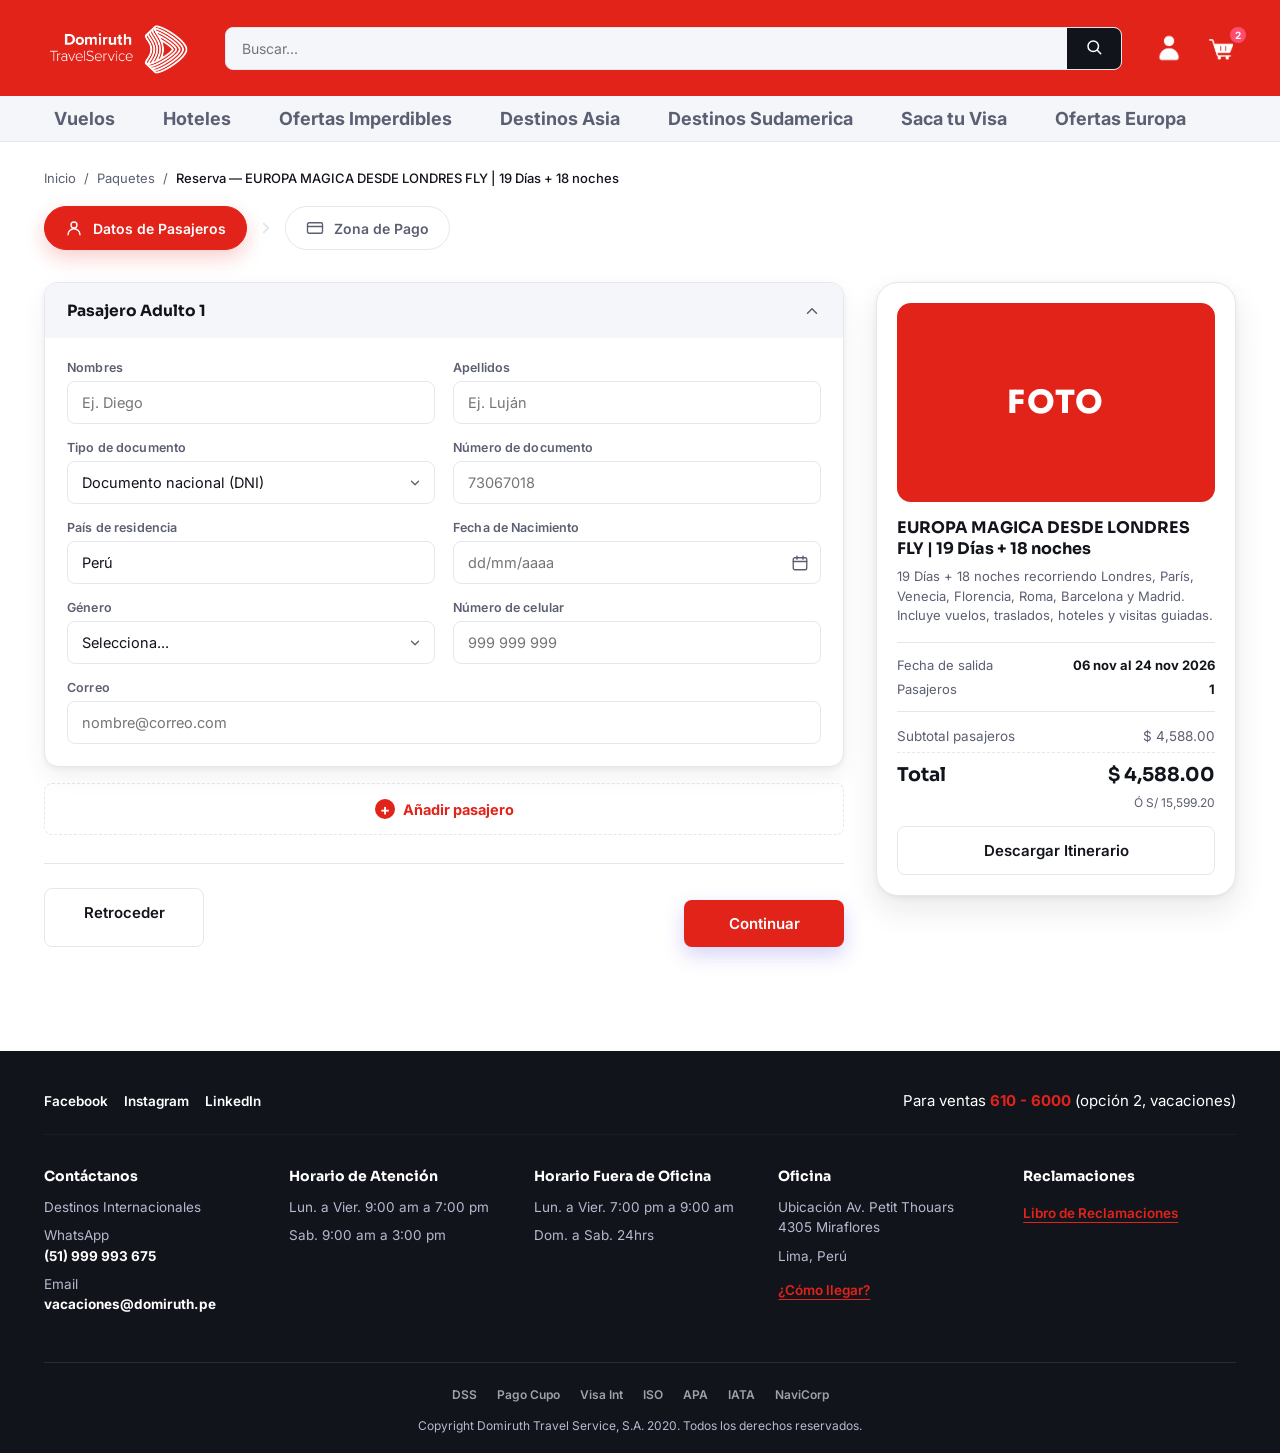
<file: reserva.html>
<!DOCTYPE html>
<html lang="es">
<head>
<meta charset="UTF-8">
<meta name="viewport" content="width=device-width, initial-scale=1.0">
<title>Reserva tu viaje | Domiruth Travel Service</title>
<link rel="preconnect" href="https://fonts.googleapis.com">
<link href="https://fonts.googleapis.com/css2?family=Sora:wght@400;600;700;800&family=Inter:wght@400;500;600&family=JetBrains+Mono:wght@400;500;600&display=swap" rel="stylesheet">
<link rel="stylesheet" href="styles.css">
<link rel="stylesheet" href="reserva.css">
</head>
<body>

<!-- ============ HEADER ============ -->
<header class="site-header">

  <div class="header-main">
    <div class="container header-main__inner">
      <a href="index.html" class="logo">
        <img src="img/LOGOS-02.png" alt="Logo">
      </a>
      <div class="search-bar">
        <input type="text" placeholder="Buscar...">
        <button aria-label="Buscar"><svg width="18" height="18" viewBox="0 0 24 24" fill="none"><circle cx="11" cy="11" r="7" stroke="currentColor" stroke-width="2"/><path d="M21 21l-4.3-4.3" stroke="currentColor" stroke-width="2" stroke-linecap="round"/></svg></button>
      </div>
      <button class="mobile-menu-btn" id="mobileMenuBtn"><span></span><span></span><span></span></button>
      <div class="header-actions show-desktop">
        <a href="#" class="header-icon">
          <img src="img/icono-02.png" alt="Ingresar" class="custom-icon">
        </a>
        <a href="#" class="header-icon header-icon--cart">
          <img src="img/icono-03.png" alt="Carrito" class="custom-icon">
          <span class="cart-count" id="headerCartCount">2</span>
        </a>
      </div>
    </div>
  </div>

  <nav class="main-nav" id="mainNav">
    <div class="container main-nav__inner">
      <div class="mobile-only mobile-user-actions">
         <a href="#">Ingresar</a>
         <a href="#">Carrito (2)</a>
      </div>
      <a href="index.html#" class="nav-btn">Vuelos</a>
      <a href="index.html#" class="nav-btn">Hoteles</a>
      <a href="index.html#" class="nav-btn">Ofertas Imperdibles</a>
      <a href="index.html#" class="nav-btn">Destinos Asia</a>
      <a href="index.html#" class="nav-btn">Destinos Sudamerica</a>
      <a href="index.html#" class="nav-btn">Saca tu Visa</a>
      <a href="index.html#" class="nav-btn nav-highlight">Ofertas Europa</a>
    </div>
  </nav>
</header>

<main class="container reserva-page">

  <!-- ============ BREADCRUMB ============ -->
  <nav class="breadcrumb" aria-label="Ruta de navegación">
    <a href="index.html">Inicio</a>
    <span>/</span>
    <a href="index.html">Paquetes</a>
    <span>/</span>
    <span class="breadcrumb__current" id="breadcrumbTitle">Reserva tu viaje</span>
  </nav>

  <!-- Botón "Detalles del paquete": sólo visible en móvil (ver reserva.css). En escritorio permanece oculto y el resumen se ve siempre completo a la derecha. -->
  <button class="package-details__toggle" type="button" id="packageDetailsToggle" aria-expanded="false" aria-controls="packageDetailsBody">
    <span>Detalles del paquete</span>
    <svg class="package-details__chevron" width="16" height="16" viewBox="0 0 24 24" fill="none"><path d="M6 9l6 6 6-6" stroke="currentColor" stroke-width="2.4" stroke-linecap="round" stroke-linejoin="round"/></svg>
  </button>

  <!-- ============ STEPPER ============ -->
  <div class="reserva-stepper" id="reservaStepper">
    <button class="stepper-item is-active" type="button" data-step="1">
      <span class="stepper-icon">
        <svg viewBox="0 0 24 24" fill="none" stroke="currentColor" stroke-width="1.8" stroke-linecap="round" stroke-linejoin="round"><circle cx="12" cy="8" r="4"></circle><path d="M4 21c0-4.4 3.6-8 8-8s8 3.6 8 8"></path></svg>
      </span>
      <span class="stepper-label">Datos de Pasajeros</span>
    </button>
    <span class="stepper-arrow" aria-hidden="true">
      <svg viewBox="0 0 24 24" fill="none" stroke="currentColor" stroke-width="2.5" stroke-linecap="round" stroke-linejoin="round"><polyline points="9 6 15 12 9 18"></polyline></svg>
    </span>
    <button class="stepper-item" type="button" data-step="2">
      <span class="stepper-icon">
        <svg viewBox="0 0 24 24" fill="none" stroke="currentColor" stroke-width="1.8" stroke-linecap="round" stroke-linejoin="round"><rect x="2" y="5" width="20" height="14" rx="2"></rect><path d="M2 10h20"></path></svg>
      </span>
      <span class="stepper-label">Zona de Pago</span>
    </button>
  </div>

  <!-- ============ CONTENIDO RESERVA ============ -->
  <div class="reserva-layout">

    <!-- ---------- COLUMNA IZQUIERDA: PASOS ---------- -->
    <div class="reserva-main">

      <!-- PASO 1: DATOS DE PASAJEROS -->
      <section class="reserva-step is-active" data-step-panel="1">

        <div class="passenger-list" id="passengerList">
          <!-- Los bloques de pasajero se generan/clonan por JS a partir de esta plantilla -->
          <div class="passenger-accordion is-open" data-passenger-index="1">
            <button class="passenger-accordion__header" type="button" data-passenger-toggle>
              <span class="passenger-accordion__title">Pasajero Adulto 1</span>
              <svg class="passenger-accordion__chevron" width="18" height="18" viewBox="0 0 24 24" fill="none"><path d="M6 9l6 6 6-6" stroke="currentColor" stroke-width="2" stroke-linecap="round" stroke-linejoin="round"/></svg>
            </button>
            <div class="passenger-accordion__body">
              <div class="form-grid">
                <div class="form-field">
                  <label>Nombres</label>
                  <input type="text" name="nombres" placeholder="Ej. Diego" required>
                </div>
                <div class="form-field">
                  <label>Apellidos</label>
                  <input type="text" name="apellidos" placeholder="Ej. Luján" required>
                </div>
                <div class="form-field">
                  <label>Tipo de documento</label>
                  <select name="tipoDocumento">
                    <option value="dni">Documento nacional (DNI)</option>
                    <option value="ce">Carné de extranjería</option>
                    <option value="pasaporte">Pasaporte</option>
                  </select>
                </div>
                <div class="form-field">
                  <label>Número de documento</label>
                  <input type="text" name="numeroDocumento" placeholder="73067018" required>
                </div>
                <div class="form-field">
                  <label>País de residencia</label>
                  <input type="text" name="paisResidencia" placeholder="Perú" value="Perú" required>
                </div>
                <div class="form-field form-field--date">
                  <label>Fecha de Nacimiento</label>
                  <div class="date-input-wrap" data-datepicker>
                    <input type="text" name="fechaNacimiento" class="date-input" placeholder="dd/mm/aaaa" autocomplete="off" readonly>
                    <button type="button" class="date-input__icon" aria-label="Abrir calendario">
                      <svg viewBox="0 0 24 24" fill="none" stroke="currentColor" stroke-width="1.8" stroke-linecap="round" stroke-linejoin="round"><rect x="3" y="5" width="18" height="16" rx="2"></rect><line x1="16" y1="3" x2="16" y2="7"></line><line x1="8" y1="3" x2="8" y2="7"></line><line x1="3" y1="10" x2="21" y2="10"></line></svg>
                    </button>
                  </div>
                </div>
                <div class="form-field">
                  <label>Género</label>
                  <select name="genero">
                    <option value="">Selecciona...</option>
                    <option value="hombre">Hombre</option>
                    <option value="mujer">Mujer</option>
                  </select>
                </div>
                <div class="form-field">
                  <label>Número de celular</label>
                  <input type="tel" name="celular" placeholder="999 999 999">
                </div>
                <div class="form-field form-field--full">
                  <label>Correo</label>
                  <input type="email" name="correo" placeholder="nombre@correo.com" required>
                </div>
              </div>
            </div>
          </div>
        </div>

        <button class="add-passenger-btn" type="button" id="addPassengerBtn">
          <span class="add-passenger-btn__icon">+</span> Añadir pasajero
        </button>

        <div class="reserva-actions">
          <a href="index.html" class="btn btn--outline" id="step1Back">Retroceder</a>
          <button class="btn btn--secondary" type="button" data-go-next="2">Continuar</button>
        </div>
      </section>

      <!-- PASO 2: ZONA DE PAGO -->
      <section class="reserva-step" data-step-panel="2">

        <div class="billing-box">
          <h3 class="pago-section__title">
            <svg viewBox="0 0 24 24" fill="none" stroke="currentColor" stroke-width="1.6" stroke-linecap="round" stroke-linejoin="round"><path d="M7 3h8l5 5v13H7z"></path><path d="M15 3v5h5"></path><line x1="9" y1="13" x2="17" y2="13"></line><line x1="9" y1="17" x2="14" y2="17"></line></svg>
            Facturación e impuestos
          </h3>

          <label class="billing-option is-active" data-billing-option="boleta">
            <span class="billing-option__head">
              <span class="billing-option__radio"></span>
              <input type="radio" name="billing" value="boleta" checked>
              <strong>Boleta</strong>
            </span>
            <span class="billing-option__fields">
              <span class="form-field">
                <label>Tipo de documento</label>
                <select name="boletaTipoDoc">
                  <option value="dni">DNI</option>
                  <option value="ce">Carné de extranjería</option>
                </select>
              </span>
              <span class="form-field">
                <label>DNI</label>
                <input type="text" name="boletaDni" placeholder="73067018">
              </span>
            </span>
          </label>

          <label class="billing-option" data-billing-option="factura">
            <span class="billing-option__head">
              <span class="billing-option__radio"></span>
              <input type="radio" name="billing" value="factura">
              <strong>Factura</strong>
            </span>
            <span class="billing-option__fields">
              <span class="form-field">
                <label>RUC</label>
                <input type="text" name="ruc" placeholder="20123456789">
              </span>
              <span class="form-field">
                <label>Nombre de la empresa</label>
                <input type="text" name="razonSocial" placeholder="Nombre de la empresa">
              </span>
            </span>
          </label>
        </div>

        <div class="card-box">
          <h3 class="pago-section__title">
            <svg viewBox="0 0 24 24" fill="none" stroke="currentColor" stroke-width="1.6" stroke-linecap="round" stroke-linejoin="round"><rect x="2" y="5" width="20" height="14" rx="2"></rect><path d="M2 10h20"></path></svg>
            Método de pago
          </h3>

          <div class="payment-methods" id="paymentMethods">

            <label class="payment-option is-active" data-payment-option="tarjeta">
              <span class="payment-option__head">
                <span class="payment-option__radio"></span>
                <input type="radio" name="metodoPago" value="tarjeta" checked>
                <svg class="payment-option__icon payment-option__icon--svg" viewBox="0 0 24 24" fill="none" stroke="currentColor" stroke-width="1.6"><rect x="2" y="5" width="20" height="14" rx="2"></rect><line x1="2" y1="10" x2="22" y2="10"></line></svg>
                <strong>Datos de la tarjeta</strong>
              </span>
              <span class="payment-option__body">
                <div class="card-box__notice">
                  <svg viewBox="0 0 24 24" fill="none" stroke="currentColor" stroke-width="1.8"><circle cx="12" cy="12" r="9"></circle><line x1="12" y1="11" x2="12" y2="16"></line><circle cx="12" cy="8" r="0.6" fill="currentColor"></circle></svg>
                  <span>Activa compras por internet en la app de tu banco o llamando al teléfono que está en la tarjeta.</span>
                </div>

                <div class="form-field">
                  <label>Número de tarjeta</label>
                  <div class="card-number-wrap">
                    <input type="text" name="numeroTarjeta" placeholder="0000 0000 0000 0000" inputmode="numeric" maxlength="19">
                    <svg viewBox="0 0 24 24" fill="none" stroke="currentColor" stroke-width="1.6"><rect x="2" y="5" width="20" height="14" rx="2"></rect><line x1="2" y1="10" x2="22" y2="10"></line></svg>
                  </div>
                </div>
                <div class="form-field">
                  <label>Nombre del titular</label>
                  <input type="text" name="nombreTitular" placeholder="Ej.: María López">
                  <span class="field-hint">Como aparece en la tarjeta.</span>
                </div>
                <div class="form-grid form-grid--2">
                  <div class="form-field">
                    <label>Vencimiento</label>
                    <input type="text" name="vencimiento" placeholder="MM/AA" maxlength="5">
                  </div>
                  <div class="form-field">
                    <label>Código de seguridad</label>
                    <input type="text" name="cvv" placeholder="000" inputmode="numeric" maxlength="4">
                  </div>
                </div>
                <div class="form-field">
                  <label>Documento del titular</label>
                  <div class="doc-titular-wrap">
                    <select name="docTitularTipo">
                      <option value="dni">DNI</option>
                      <option value="ce">CE</option>
                      <option value="pasaporte">Pasaporte</option>
                    </select>
                    <input type="text" name="docTitularNumero" placeholder="00.000.000">
                  </div>
                </div>
              </span>
            </label>

            <label class="payment-option" data-payment-option="efectivo">
              <span class="payment-option__head">
                <span class="payment-option__radio"></span>
                <input type="radio" name="metodoPago" value="efectivo">
                <img src="img/efectivo.png" alt="" class="payment-option__icon" onerror="this.style.display='none'">
                <strong>Pago en efectivo</strong>
              </span>
            </label>

            <label class="payment-option" data-payment-option="bcp">
              <span class="payment-option__head">
                <span class="payment-option__radio"></span>
                <input type="radio" name="metodoPago" value="bcp">
                <img src="img/bcp-logo.png" alt="" class="payment-option__icon" onerror="this.style.display='none'">
                <strong>Cuoteálo con el BCP</strong>
              </span>
            </label>

          </div>
        </div>

        <div class="reserva-actions">
          <button class="btn btn--outline" type="button" data-go-next="1">Retroceder</button>
          <button class="btn btn--secondary" type="button" id="payBtn">Pagar</button>
        </div>
      </section>

    </div>

    <!-- ---------- COLUMNA DERECHA: RESUMEN ---------- -->
    <aside class="reserva-summary">
      <div class="summary-card" id="summaryCard">

        <div class="package-details__body" id="packageDetailsBody">
          <div class="summary-card__img" id="summaryImg">FOTO</div>
          <h3 class="summary-card__title" id="summaryTitle">EUROPA MAGICA DESDE LONDRES FLY</h3>
          <p class="summary-card__desc">19 Días + 18 noches recorriendo Londres, París, Venecia, Florencia, Roma, Barcelona y Madrid. Incluye vuelos, traslados, hoteles y visitas guiadas.</p>

          <ul class="summary-card__meta">
            <li><span>Fecha de salida</span><strong id="summaryDates">06 nov al 24 nov 2026</strong></li>
            <li><span>Pasajeros</span><strong id="summaryPax">1</strong></li>
          </ul>

          <div class="summary-card__price">
            <div class="summary-card__row">
              <span>Subtotal pasajeros</span>
              <span id="summarySubtotal">$ 4,588.00</span>
            </div>
            <div class="summary-card__row summary-card__row--total">
              <span>Total</span>
              <span id="summaryTotal">$ 4,588.00</span>
            </div>
            <p class="summary-card__note">Ó S/ <span id="summaryTotalPEN">15,599.20</span></p>
          </div>

          <button class="btn btn--outline btn--full" type="button" id="downloadItineraryBtn">Descargar Itinerario</button>
        </div>
      </div>
    </aside>
  </div>

</main>

<!-- ============ FOOTER ============ -->
<footer class="site-footer">
</footer>
<footer class="site-footer domiruth-footer">
  <div class="container">

    <div class="domiruth-footer__top">
      <div class="domiruth-footer__social">
        <a href="#">Facebook</a>
        <a href="#">Instagram</a>
        <a href="#">LinkedIn</a>
      </div>
      <div class="domiruth-footer__sales">
        Para ventas <strong>610 - 6000</strong> (opción 2, vacaciones)
      </div>
    </div>

    <div class="domiruth-footer__grid">
      <div class="domiruth-col">
        <h4>Contáctanos</h4>
        <p>Destinos Internacionales</p>
        <p>WhatsApp<br><strong>(51) 999 993 675</strong></p>
        <p>Email<br><strong>vacaciones@domiruth.pe</strong></p>
      </div>

      <div class="domiruth-col">
        <h4>Horario de Atención</h4>
        <p>Lun. a Vier. 9:00 am a 7:00 pm</p>
        <p>Sab. 9:00 am a 3:00 pm</p>
      </div>

      <div class="domiruth-col">
        <h4>Horario Fuera de Oficina</h4>
        <p>Lun. a Vier. 7:00 pm a 9:00 am</p>
        <p>Dom. a Sab. 24hrs</p>
      </div>

      <div class="domiruth-col">
        <h4>Oficina</h4>
        <p>Ubicación Av. Petit Thouars 4305 Miraflores</p>
        <p>Lima, Perú</p>
        <a href="#" class="domiruth-link">¿Cómo llegar?</a>
      </div>

      <div class="domiruth-col">
        <h4>Reclamaciones</h4>
        <a href="#" class="domiruth-link">Libro de Reclamaciones</a>
      </div>
    </div>

    <div class="domiruth-footer__bottom">
      <div class="domiruth-brands">
        <span>DSS</span>
        <span>Pago Cupo</span>
        <span>Visa Int</span>
        <span>ISO</span>
        <span>APA</span>
        <span>IATA</span>
        <span>NaviCorp</span>
      </div>
      <p class="domiruth-copy">Copyright Domiruth Travel Service, S.A. 2020. Todos los derechos reservados.</p>
    </div>
  </div>
</footer>

<!-- ============ MODAL DE ÉXITO ============ -->
<div class="success-modal-overlay" id="successModalOverlay">
  <div class="success-modal" role="dialog" aria-modal="true" aria-labelledby="successModalTitle">
    <div class="success-modal__icon">
      <svg viewBox="0 0 24 24" fill="none" stroke="currentColor" stroke-width="2.2" stroke-linecap="round" stroke-linejoin="round"><circle cx="12" cy="12" r="10"></circle><polyline points="8 12.5 11 15.5 16 9"></polyline></svg>
    </div>
    <h3 id="successModalTitle">¡Reserva realizada con éxito!</h3>
    <p>Hemos recibido tu solicitud de reserva correctamente. En breve recibirás un correo con el resumen de tu compra y los siguientes pasos.</p>
    <button class="btn btn--secondary" type="button" id="successModalClose">Volver al inicio</button>
  </div>
</div>

<script src="reserva.js"></script>
</body>
</html>
</file>
<file: styles.css>
/* =========================================================
   TOKENS
   ========================================================= */
:root{
  --bg:            #FFFFFF;
  --bg-soft:       #F5F6FA;
  --bg-soft-2:     #EEF0FA;
  --ink:           #12141C;
  --ink-soft:      #5B5F72;
  --line:          #E5E7EF;
  --accent:        #E2231A;   /* violeta eléctrico — precio, CTA, acentos */
  --accent-dark:   #c21d14;
  --accent-soft:   #EFECFE;
  --teal:          #00C2A8;   /* stock / éxito */
  --teal-soft:     #E2F9F5;
  --coral:         #FF4D6D;   /* descuentos / badges */

  --font-display: 'Sora', sans-serif;
  --font-body:    'Inter', sans-serif;
  --font-mono:    'JetBrains Mono', monospace;

  --radius-sm: 8px;
  --radius-md: 14px;
  --radius-lg: 22px;
  --shadow-card: 0 1px 2px rgba(18,20,28,.04), 0 8px 24px rgba(18,20,28,.06);
  @font-face {
  font-family: 'Proxima Nova';
  src: url('fonts/ProximaNova-Bold.woff2') format('woff2'),
       url('fonts/ProximaNova-Bold.woff') format('woff');
  font-weight: 700; /* 700 equivale a Bold */
  font-style: normal;
  font-display: swap;
}
}

*{ box-sizing: border-box; }
html { 
  scroll-behavior: smooth; 
  overflow-x: hidden; 
}
body {
  margin: 0;
  padding: 0;
  width: 100%;
  overflow-x: hidden;
  font-family: var(--font-body);
  color: var(--ink);
  background: var(--bg);
  -webkit-font-smoothing: antialiased;
}
img{ max-width:100%; display:block; }
a{ color:inherit; text-decoration:none; }
button{ font-family:inherit; cursor:pointer; }

.container{
  width:100%;
  max-width: 1240px;
  margin: 0 auto;
  padding: 0 24px;
}

:focus-visible{
  outline: 2px solid var(--accent);
  outline-offset: 2px;
}

.section-title{
  font-family: var(--font-display);
  font-weight: 700;
  font-size: clamp(22px, 2.4vw, 28px);
  margin: 0 0 24px;
  letter-spacing: -0.01em;
}

.btn{
  border: none;
  border-radius: var(--radius-sm);
  padding: 14px 22px;
  font-weight: 600;
  font-size: 15px;
  transition: transform .15s ease, background .15s ease, box-shadow .15s ease;
}
.btn:active{ transform: translateY(1px); }
.btn--full{ width:100%; }
.btn--primary{
  background: var(--ink);
  color:#fff;
}
.btn--primary:hover{ background:#000; }
.btn--secondary{
  background: var(--accent);
  color:#fff;
  margin-top: 12px;
  box-shadow: 0 8px 20px rgba(108,92,231,.28);
}
.btn--secondary:hover{ background: var(--accent-dark); }
.btn--outline{
  background: #fff;
  color: var(--ink);
  border: 1.5px solid var(--line);
}
.btn--outline:hover{ border-color: var(--accent); color: var(--accent); }

/* =========================================================
   HEADER
   ========================================================= */
.header-top{
  background: var(--ink);
  color: #C9CBE0;
  font-size: 12.5px;
}
.header-top__inner{
  display:flex; justify-content:space-between;
  padding: 8px 24px;
}
.header-top__inner strong{ color:#fff; }

.header-main{
  background-color: var(--accent); 
  border-bottom: none; }
.header-main__inner{
  display:flex; align-items:center; gap: 32px;
  padding: 18px 24px;
}
.logo{ display:flex; align-items:center; gap:8px; flex-shrink:0; }
.logo img {
  height: 60px; /* Aumenta este número a 40px, 45px o 50px hasta que tenga el tamaño que te guste */
  width: auto;  /* Esto asegura que la proporción se mantenga bien */
}
.logo__text{
  font-family: var(--font-display);
  font-weight: 700;
  font-size: 22px;
  color: var(--ink);
}
.logo__text em{ color: var(--accent); font-style: normal; }

.search-bar{
  flex:1;
  display:flex;
  background: var(--bg-soft);
  border-radius: var(--radius-sm);
  border: 1px solid var(--line);
  overflow:hidden;
}
.search-bar input{
  flex:1; border:none; background:transparent;
  padding: 12px 16px; font-size: 14px; font-family: inherit; color: var(--ink);
}
.search-bar input:focus{ outline:none; }
.search-bar button{
  background: var(--ink); color:#fff; border:none;
  padding: 0 18px;
}

.header-actions{ display:flex; align-items:center; gap: 22px; flex-shrink:0; }
.header-icon{
  display: flex; flex-direction: column; align-items: center; gap: 2px;
  font-size: 11.5px; color: #ffffff; 
  font-weight: 500;
  position: relative;
}
.header-icon:hover{ color: #ffffff; 
  opacity: 0.8; }
.header-icon--cart .cart-count{
  position:absolute; top:-6px; right:-10px;
  background: var(--coral); color:#fff;
  font-size: 10px; font-weight:700;
  width:16px; height:16px; border-radius:50%;
  display:flex; align-items:center; justify-content:center;
}

.main-nav{ 
  background: var(--bg-soft); /* Puedes cambiarlo a #ffffff si lo quieres totalmente blanco */
  border-bottom: 1px solid var(--line);
}
.main-nav__inner{
  display: flex; gap: 28px; padding: 12px 24px;
  font-size: 13.5px; font-weight: 600; 
  color: var(--ink-soft); /* Restauramos el color gris oscuro del texto */
  overflow-x: auto;
}
.main-nav__inner a:hover{ 
  color: var(--accent); /* Al pasar el mouse se vuelve rojo */
  opacity: 1;
}
.nav-highlight{ color: var(--coral) !important; }

/* Tamaño y ajuste de los nuevos iconos de imagen */
.custom-icon {
  width: 30px;  /* Ajusta este valor si quieres los iconos más grandes o pequeños */
  height: 30px;
  object-fit: contain;
}

/* Reposicionar la burbuja roja del carrito para que encaje con la imagen */
.header-icon--cart .cart-count {
  position: absolute;
  top: -6px; 
  right: -10px;
}

/* =========================================================
   BREADCRUMB
   ========================================================= */
.breadcrumb{
  display:flex; gap:8px; align-items:center;
  font-size: 13px; color: var(--ink-soft);
  margin: 20px 0;
  flex-wrap: wrap;
}
.breadcrumb a:hover{ color: var(--accent); }
.breadcrumb__current{ color: var(--ink); font-weight:500; }

/* =========================================================
   PRODUCTO PRINCIPAL
   ========================================================= */
.product{
  display:grid;
  grid-template-columns: 88px 1fr 460px;
  gap: 20px;
  margin-bottom: 40px;
}
.product__gallery{ display:contents; }

.gallery-thumbs-wrapper {
  display: flex;
  flex-direction: column;
  height: 650px; /* Controla la altura total de la zona izquierda */
  position: relative;
}

.gallery-thumbs {
  display: flex;
  flex-direction: column;
  gap: 10px;
  overflow-y: auto;
  scroll-behavior: smooth;
  scrollbar-width: none; /* Oculta scrollbar en Firefox */
  -ms-overflow-style: none; /* Oculta scrollbar en IE/Edge */
  padding: 38px 0; /* Espacio para que las flechas no tapen las fotos */
  flex: 1;
}
.gallery-thumbs::-webkit-scrollbar {
  display: none; /* Oculta scrollbar en Chrome/Safari */
}

.thumb {
  border: 1.5px solid var(--line);
  border-radius: var(--radius-sm);
  padding: 4px;
  background: #fff;
  overflow: hidden;
  flex-shrink: 0; /* Evita que las fotos se aplasten al haber muchas */
}
.thumb img { aspect-ratio: 1/1; object-fit: cover; border-radius: 6px; }
.thumb.is-active,
.thumb:hover { border-color: var(--accent); }

/* Estilo de las flechas de navegación */
.thumb-nav {
  position: absolute;
  left: 0; right: 0;
  height: 32px;
  background: rgba(255, 255, 255, 0.95);
  border: 1px solid var(--line);
  border-radius: var(--radius-sm);
  color: var(--ink-soft);
  display: flex; align-items: center; justify-content: center;
  z-index: 10;
  box-shadow: 0 4px 6px -1px rgba(0,0,0,0.05);
}
.thumb-nav:hover { color: var(--accent); border-color: var(--accent); background: #fff; }
.thumb-nav svg { width: 18px; height: 18px; }
.thumb-nav--up { top: 0; }
.thumb-nav--down { bottom: 0; }

.gallery-main {
  position: relative;
  background: var(--bg-soft);
  border-radius: var(--radius-lg);
  display: flex; 
  align-items: center; 
  justify-content: center;
  overflow: hidden;
  height: 650px; /* Reducimos y fijamos la altura de la imagen grande */
  cursor: zoom-in;
}

.gallery-main img {
  width: 100%;
  height: 100%;
  object-fit: cover; /* Hace que la imagen llene todo el espacio sin deformarse */
  transition: transform 0.1s ease-out; /* Transición suave para el zoom */
  transform-origin: center center;
}

/* Evitamos que el botón del zoom bloquee el movimiento del ratón */
.gallery-zoom {
  position: absolute; 
  top: 16px; 
  right: 16px;
  width: 36px; height: 36px; 
  border-radius: 50%;
  background: #fff; border: 1px solid var(--line);
  display: flex; align-items: center; justify-content: center;
  color: var(--ink-soft);
  pointer-events: none; /* Añadimos esto para que el hover pase a través del botón */
  z-index: 10;
}
.badge{
  position:absolute; top:18px; left:18px;
  font-family: var(--font-mono);
  font-size: 11px; font-weight:600; letter-spacing:.04em;
  padding: 6px 10px; border-radius: 999px;
  color:#fff;
}
.badge--oc{ background: var(--accent); }
.gallery-zoom{
  position:absolute; top:16px; right:16px;
  width:36px; height:36px; border-radius:50%;
  background:#fff; border:1px solid var(--line);
  display:flex; align-items:center; justify-content:center;
  color: var(--ink-soft);
}
.gallery-zoom:hover{ color: var(--accent); border-color: var(--accent); }

.product__info{ min-width:0; }
.product__brand{
  color: var(--accent); font-weight:600; font-size:13px;
  text-transform: uppercase; letter-spacing:.05em;
  margin: 0 0 6px;
}
.product__title{
  font-family: var(--font-display);
  font-size: clamp(20px, 2.4vw, 25px);
  line-height:1.3;
  margin: 0 0 12px;
  letter-spacing: -0.01em;
}
.product__meta{
  display:flex; align-items:center; gap:10px;
  font-size: 16px; color: var(--ink-soft);
  margin-bottom: 18px;
}
.stars{ color: #FFB100; letter-spacing:1px; }
.product__reviews-link:hover{ color: var(--accent); }
.divider-dot{ width:3px; height:3px; border-radius:50%; background: var(--line); }

.price-box{
  background: var(--bg-soft);
  border: 2px solid var(--line);
  border-radius: var(--radius-md);
  padding: 18px 20px;
  margin-bottom: 16px;
}
.price-box__cols{
  display:flex;
  align-items:stretch;
}
.price-box__col{
  flex: 1 1 0;
  min-width: 0;
}
.price-box__col--pen{
  border-left: 2px solid var(--line);
  padding-left: 18px;
  margin-left: 18px;
}
.price-box__col--pen .price-now{
  color: var(--ink);
}
.price-box__note{
  margin: 10px 0 0;
  font-size: 12px;
  color: var(--ink-soft);
}
.price-box__row{ display:flex; align-items:center; gap:10px; margin-bottom:4px; flex-wrap:wrap; }
.price-old {
  font-family: 'Proxima Nova', sans-serif;
  font-weight: 700;
  color: var(--ink-soft);
  text-decoration: line-through;
  font-size: 15px;
}
.price-badge{
  background: var(--coral); color:#fff;
  font-size: 11.5px; font-weight:700;
  padding: 2px 8px; border-radius: 6px;
}
.price-now {
  font-family: 'Proxima Nova', sans-serif;
  font-weight: 700;
  font-size: 36px;
  color: var(--accent-dark);
  line-height: 1.1;
  white-space: nowrap;
}
.price-now small{ font-size:18px; font-weight:500; }
.price-now--sm{ font-size:20px; }
.price-now--sm small{ font-size:12px; }
.price-installments{ margin: 8px 0 0; font-size: 13.5px; color: var(--ink-soft); }

.stock-row{
  display:flex; align-items:center; gap:8px;
  font-size: 14px; margin-bottom: 20px;
}
.stock-dot{
  width:9px; height:9px; border-radius:50%;
  background: var(--teal);
  box-shadow: 0 0 0 4px var(--teal-soft);
}

.qty-buy-row{ display:flex; align-items:center; gap:12px; margin-bottom:0; }
.qty-label{
  font-family: var(--font-body);
  font-size: 14.5px;
  font-weight: 600;
  color: var(--ink-soft);
}
.qty-selector{
  display:flex; align-items:center;
  border: 1.5px solid var(--line); border-radius: var(--radius-sm);
  overflow:hidden; flex-shrink:0;
}
.qty-selector button{
  background:#fff; border:none; width:38px; height:52px;
  font-size:18px; color: var(--ink-soft);
}
.qty-selector button:hover{ background: var(--bg-soft); color: var(--accent); }
.qty-selector input{
  width: 44px; text-align:center; border:none; border-left:1px solid var(--line); border-right:1px solid var(--line);
  height: 52px; font-family: var(--font-mono); font-size:15px;
-moz-: textfield;
}
.qty-selector input::-webkit-outer-spin-button,
.qty-selector input::-webkit-inner-spin-button{ -webkit-appearance:none; margin:0; }

.quick-specs{
  list-style:none; margin: 22px 0; padding: 18px 0 0;
  border-top: 1px dashed var(--line);
  display:grid; grid-template-columns: 1fr 1fr; gap: 10px 16px;
}
.quick-specs li{ display:flex; flex-direction:column; font-size: 13.5px; }
.quick-specs span{ color: var(--ink-soft); }
.quick-specs strong{ font-weight:600; }

.payment-methods p{ font-size:13px; color: var(--ink-soft); margin: 0 0 10px; font-weight:600; }
.payment-icons{ display:flex; flex-wrap:wrap; gap:10px; }
.payment-icons img{
  height: 24px; padding: 6px 10px;
  border: 1px solid var(--line); border-radius: 6px;
  background:#fff;
}
.payment-icons--large img{ height:28px; padding:8px 12px; }

.trust-badges{ margin-top: 22px; display:flex; flex-direction:column; gap:10px; }
.trust-badge{
  display:flex; align-items:center; gap:10px;
  font-size: 13.5px; color: var(--ink-soft);
}
.trust-badge svg{ color: var(--accent); flex-shrink:0; }

/* =========================================================
   DIVISOR "CIRCUITO" — elemento distintivo de la página
   ========================================================= */
.circuit-divider{
  color: var(--line);
  margin: 8px 0 44px;
}
.circuit-divider svg{ width:100%; height:24px; display:block; }

/* =========================================================
   ESPECIFICACIONES
   ========================================================= */
.specs{ margin-bottom: 56px; }
.specs__grid{
  display:grid; grid-template-columns: 1.4fr 1fr; gap: 28px;
  align-items:start;
}
.specs-table{
  width:100%; border-collapse: collapse;
  border: 1px solid var(--line); border-radius: var(--radius-md);
  overflow:hidden;
  font-size: 14px;
}
.specs-table tr:nth-child(even){ background: var(--bg-soft); }
.specs-table th, .specs-table td{
  text-align:left; padding: 12px 18px; font-weight:400;
}
.specs-table th{
  color: var(--ink-soft); font-weight:600; width: 46%;
}
.specs-table td{ font-family: var(--font-mono); font-size:13.5px; }

.specs__note{
  background: var(--accent-soft);
  border-radius: var(--radius-md);
  padding: 24px;
}
.specs__note h3{
  font-family: var(--font-display); margin:0 0 10px; font-size:17px;
}
.specs__note p{ margin:0; color: var(--ink-soft); font-size:14px; line-height:1.7; }

/* =========================================================
   MEDIOS DE PAGO Y ENVÍO
   ========================================================= */
.payment-shipping{ margin-bottom: 56px; }
.payment-shipping__grid{
  display:grid; grid-template-columns: 1fr 1fr; gap: 20px;
}
.ps-card{
  background: var(--bg-soft);
  border: 1px solid var(--line);
  border-radius: var(--radius-md);
  padding: 26px;
}
.ps-card h3{
  font-family: var(--font-display); font-size:16px; margin:0 0 16px;
}
.ps-card p{ color: var(--ink-soft); font-size: 13.5px; margin: 16px 0 0; }
.ps-list{ list-style:none; margin:0; padding:0; display:flex; flex-direction:column; gap:10px; }
.ps-list li{
  font-size: 14px; color: var(--ink-soft);
  padding-left: 20px; position:relative;
}
.ps-list li::before{
  content:"";
  position:absolute; left:0; top:7px;
  width:8px; height:8px; border-radius:2px;
  background: var(--teal);
}

/* =========================================================
   PRODUCTOS RELACIONADOS
   ========================================================= */
.related{ margin-bottom: 64px; }
.related__grid{
  display:grid; grid-template-columns: repeat(4, 1fr); gap: 20px;
}
.product-card{
  border: 1px solid var(--line);
  border-radius: var(--radius-md);
  padding: 16px;
  background:#fff;
  transition: box-shadow .15s ease, transform .15s ease;
}
.product-card:hover{ box-shadow: var(--shadow-card); transform: translateY(-2px); }
.product-card__img{
  background: var(--bg-soft);
  border-radius: var(--radius-sm);
  aspect-ratio: 1/1;
  display:flex; align-items:center; justify-content:center;
  overflow:hidden;
  margin-bottom: 14px;
}
.product-card__img img{ object-fit: contain; height:100%; }
.product-card__brand{ font-size:11.5px; color: var(--accent); font-weight:600; text-transform:uppercase; letter-spacing:.04em; margin:0 0 4px; }
.product-card__title{
  font-family: var(--font-display); font-size: 14.5px; font-weight:600;
  line-height:1.4; margin: 0 0 12px; min-height: 40px;
}
.product-card__price{ margin-bottom: 14px; }

/* =========================================================
   FOOTER (DOMIRUTH)
   ========================================================= */
.domiruth-footer { 
  background: var(--ink); /* Mantiene la paleta oscura de tu web */
  color: #B7B9CF; 
  margin-top: 40px; 
  padding: 40px 0 20px;
  font-size: 13.5px;
}

.domiruth-footer__top {
  display: flex;
  justify-content: space-between;
  align-items: center;
  border-bottom: 1px solid rgba(102, 102, 102, 0.1);
  padding-bottom: 24px;
  margin-bottom: 32px;
  flex-wrap: wrap;
  gap: 16px;
}

.domiruth-footer__social {
  display: flex;
  gap: 16px;
}

.domiruth-footer__social a {
  color: #fff;
  font-weight: 600;
}
.domiruth-footer__social a:hover {
  color: var(--accent);
}

.domiruth-footer__sales {
  font-size: 15px;
  color: #fff;
}
.domiruth-footer__sales strong {
  color: var(--accent);
}

.domiruth-footer__grid {
  display: grid;
  grid-template-columns: repeat(auto-fit, minmax(180px, 1fr));
  gap: 32px;
  margin-bottom: 40px;
}

.domiruth-col h4 {
  color: #fff;
  font-size: 14px;
  margin: 0 0 12px;
  font-family: var(--font-display);
}

.domiruth-col p {
  margin: 0 0 8px;
  line-height: 1.5;
}

.domiruth-col strong {
  color: #fff;
}

.domiruth-link {
  color: var(--accent);
  text-decoration: underline;
  text-underline-offset: 4px;
  font-weight: 600;
  display: inline-block;
  margin-top: 8px;
}
.domiruth-link:hover {
  color: #fff;
}

.domiruth-footer__bottom {
  border-top: 1px solid rgba(255,255,255,.1);
  padding-top: 24px;
  display: flex;
  flex-direction: column;
  align-items: center;
  gap: 16px;
  text-align: center;
}

.domiruth-brands {
  display: flex;
  flex-wrap: wrap;
  justify-content: center;
  gap: 20px;
  color: #fff;
  font-weight: 600;
  font-size: 12px;
  opacity: 0.6;
}

.domiruth-copy {
  margin: 0;
  font-size: 12px;
}

/* --- Responsive Footer --- */
@media (max-width: 768px) {
  .domiruth-footer__grid {
    grid-template-columns: 1fr 1fr;
  }
}
@media (max-width: 480px) {
  .domiruth-footer__top {
    flex-direction: column;
    align-items: flex-start;
  }
  .domiruth-footer__grid {
    grid-template-columns: 1fr;
  }
}

/* =========================================================
   DESCRIPCIÓN
   ========================================================= */
.descripcion{ margin-bottom: 56px; }
.descripcion__layout{
  display:grid; grid-template-columns: 0.5fr 1fr; gap: 32px; align-items:center;
}
.descripcion__map img{
  border-radius: var(--radius-lg);
  width:100%; aspect-ratio: 4/3; object-fit:cover;
  background: var(--bg-soft);
}
.descripcion__content p{ margin:0 0 18px; color: var(--ink-soft); font-size:15px; line-height:1.75; }
.destacados-row{ display:flex; flex-wrap:wrap; gap:10px; }
.destacado-chip{
  background: var(--accent-soft); color: var(--accent-dark);
  font-size: 13px; font-weight:600;
  padding: 8px 14px; border-radius: 999px;
}

/* =========================================================
   ITINERARIO
   ========================================================= */
.itinerario{ margin-bottom: 56px; }
.itinerary-list{ display:flex; flex-direction:column; gap:12px; }
.itinerary-day{
  border: 1px solid var(--line);
  border-radius: var(--radius-md);
  overflow:hidden;
  background:#fff;
}
.itinerary-day__header{
  width:100%; display:flex; align-items:center; gap:16px;
  background: var(--bg-soft); border:none;
  padding: 16px 20px; text-align:left;
}
.itinerary-day__num{
  flex-shrink:0; width:34px; height:34px; border-radius:50%;
  background: var(--accent); color:#fff;
  font-family: var(--font-mono); font-weight:600; font-size:14px;
  display:flex; align-items:center; justify-content:center;
}
.itinerary-day__heading{ flex:1; display:flex; flex-direction:column; gap:2px; }
.itinerary-day__label{ font-size:11.5px; color: var(--ink-soft); font-weight:600; text-transform:uppercase; letter-spacing:.04em; }
.itinerary-day__title{ font-family: var(--font-display); font-weight:600; font-size:15.5px; }
.itinerary-day__chevron{ flex-shrink:0; color: var(--ink-soft); transition: transform .2s ease; }
.itinerary-day.is-open .itinerary-day__chevron{ transform: rotate(180deg); color: var(--accent); }

.itinerary-day__body{
  display:none;
  padding: 20px;
  border-top: 1px solid var(--line);
}
.itinerary-day.is-open .itinerary-day__body{ display:block; }
.itinerary-day__body img{
  border-radius: var(--radius-sm);
  width:100%; max-height:400px;max-width: 1000px; object-fit:cover;
  margin-bottom:16px;
}
.itinerary-day__body p{ margin:0 0 14px; color: var(--ink-soft); font-size:14px; line-height:1.7; }
.itinerary-day__activities{ display:flex; flex-wrap:wrap; gap:8px; }
.activity-tag{
  font-size: 12px; font-weight:600; padding: 6px 12px; border-radius: 999px;
}
.activity-tag--included{ background: var(--teal-soft); color:#03806d; }
.activity-tag--optional{ background: var(--bg-soft-2); color: var(--ink-soft); }

.itinerario__download{ margin-top: 20px; width:auto; }

/* =========================================================
   QUÉ INCLUYE
   ========================================================= */
.incluye{ margin-bottom: 56px; }
.incluye-list{
  list-style:none; margin:0; padding:0;
  display:grid; grid-template-columns: 1fr 1fr; gap: 12px 24px;
}
.incluye-list li{
  font-size: 14.5px; color: var(--ink-soft); 
  padding-left: 28px; position:relative; line-height:1.5; 
}
.incluye-list li::before{
  content:"✓";
  position:absolute; left:0; top:-1px;
  width:18px; height:18px; border-radius:50%;
  background: var(--teal); color:#fff;
  font-size: 11px; font-weight:700;
  display:flex; align-items:center; justify-content:center;
}

/* =========================================================
   ALOJAMIENTO
   ========================================================= */
.alojamiento{ margin-bottom: 56px; }
.alojamiento__note{ color: var(--ink-soft); font-size:14px; margin: -10px 0 20px; max-width: 760px; }
.alojamiento__grid{ display:grid; grid-template-columns: 1fr 1fr; gap: 20px; }
.alojamiento-card{
  border: 1px solid var(--line); border-radius: var(--radius-md);
  overflow:hidden; background:#fff;
  display:flex;
}
.alojamiento-card__img{ width: 42%; flex-shrink:0; background: var(--bg-soft); }
.alojamiento-card__img img{ width:100%; height:100%; object-fit:cover; }
.alojamiento-card__body{ padding: 20px; position:relative; flex:1; }
.alojamiento-card__body .badge{ position:static; display:inline-block; margin-bottom:10px; }
.badge--teal{ background: var(--teal); }
.alojamiento-card__body h3{ font-family: var(--font-display); font-size:16px; margin: 0 0 8px; }
.alojamiento-card__body p{ font-size:13.5px; color: var(--ink-soft); margin: 0 0 14px; line-height:1.5; }

/* =========================================================
   ELIGE TU FECHA DE SALIDA
   ========================================================= */
.fechas{ margin-bottom: 56px; }
.fechas__selectors{
  display:grid; grid-template-columns: repeat(3, 1fr); gap: 14px;
  margin-bottom: 24px;
}
.select-field{ display:flex; flex-direction:column; gap:6px; font-size:13px; font-weight:600; color: var(--ink-soft); }
.select-field select{
  font-family: inherit; font-size:14px; color: var(--ink);
  padding: 12px 14px; border-radius: var(--radius-sm);
  border: 1.5px solid var(--line); background:#fff;
}
.select-field select:focus{ outline:none; border-color: var(--accent); }

.fechas__calendars{
  display:grid; grid-template-columns: 1fr 1fr; gap: 20px;
  margin-bottom: 16px;
}
.calendar-card{
  border: 1px solid var(--line); border-radius: var(--radius-md);
  padding: 18px; background: var(--bg-soft);
}
.calendar-card h3{ font-family: var(--font-display); font-size:15px; margin: 0 0 12px; }
.calendar-table{ width:100%; border-collapse: collapse; font-family: var(--font-mono); font-size:12.5px; }
.calendar-table th{ color: var(--ink-soft); font-weight:600; padding: 6px 4px; }
.calendar-table td{
  text-align:center; padding: 8px 4px; color: var(--ink);
  border-radius: 6px;
}
.calendar-table td.is-muted{ color: var(--line); }
.calendar-table td.has-departure{
  background: var(--accent); color:#fff; font-weight:600;
}
.fechas__legend{ display:flex; align-items:center; gap:8px; font-size:13px; color: var(--ink-soft); margin: 0 0 6px; }
.legend-dot{ width:10px; height:10px; border-radius:3px; background: var(--accent); display:inline-block; }
.fechas__note{ font-size:13px; color: var(--ink-soft); margin: 0 0 20px; }


/* =========================================================
   RESPONSIVE
   ========================================================= */
@media (max-width: 980px){
  .thumb-nav { display: none; }
  .gallery-thumbs-wrapper { height: auto; }
  .gallery-thumbs { padding: 0; overflow-y: hidden; overflow-x: auto; flex-direction: row; }
  .product{ grid-template-columns: 1fr; }
  .product__gallery{ display:flex; flex-direction: column-reverse; gap: 14px; }
  .gallery-thumbs{ flex-direction:row; overflow-x:auto; }
  .thumb{ width: 64px; flex-shrink:0; }
  .specs__grid{ grid-template-columns: 1fr; }
  .payment-shipping__grid{ grid-template-columns: 1fr; }
  .related__grid{ grid-template-columns: repeat(2, 1fr); }
  .header-main__inner{ flex-wrap:wrap; }
  .search-bar{ order:3; width:100%; }
  .descripcion__layout{ grid-template-columns: 1fr; }
  .incluye-list{ grid-template-columns: 1fr; }
  .alojamiento__grid{ grid-template-columns: 1fr; }
  .alojamiento-card{ flex-direction:column; }
  .alojamiento-card__img{ width:100%; height:180px; }
  .fechas__selectors{ grid-template-columns: 1fr; }
  .fechas__calendars{ grid-template-columns: 1fr; }
  .actividades__grid{ grid-template-columns: repeat(2, 1fr); }
}
@media (max-width: 560px){
  .header-top__inner span:last-child{ display:none; }
  .related__grid{ grid-template-columns: 1fr; }
  .quick-specs{ grid-template-columns: 1fr; }
  .actividades__grid{ grid-template-columns: 1fr; }
  .itinerary-day__header{ gap:12px; padding: 14px; }
}

@media (prefers-reduced-motion: reduce){
  *{ transition: none !important; scroll-behavior: auto !important; }
}

/* =========================================================
   SERVICIOS CONFIRMADOS
   ========================================================= */
.servicios-confirmados {
  background: var(--bg-soft);
  border-radius: var(--radius-md);
  padding: 36px 24px;
  margin-bottom: 56px;
  text-align: center;
}

.servicios-title {
  font-family: var(--font-display);
  font-size: 15px;
  font-weight: 600;
  color: var(--ink-soft);
  text-transform: uppercase;
  letter-spacing: 0.03em;
  margin: 0 0 28px;
}

.servicios-box {
  display: flex;
  background: #fff;
  border-radius: var(--radius-sm);
  border: 1px solid var(--line);
  overflow: hidden;
}

.servicio-item {
  flex: 1;
  display: flex;
  flex-direction: column;
  align-items: center;
  justify-content: center;
  gap: 16px;
  padding: 32px 16px;
  text-decoration: none;
  color: var(--ink);
  font-weight: 600;
  font-size: 15px;
  border-right: 1px solid var(--line);
  transition: background 0.2s ease, transform 0.2s ease;
}

.servicio-item:last-child {
  border-right: none;
}

.servicio-item:hover {
  background: var(--bg-soft-2);
}

.servicio-item svg {
  color: var(--accent); /* Aplica automáticamente el color principal de tu web (Rojo TechNova/Domiruth) */
  width: 48px;
  height: 48px;
}

/* Responsive para que se apilen en móviles */
@media (max-width: 768px) {
  .servicios-box {
    flex-direction: column;
  }
  .servicio-item {
    border-right: none;
    border-bottom: 1px solid var(--line);
    padding: 24px 16px;
  }
  .servicio-item:last-child {
    border-bottom: none;
  }
}

/* =========================================================
   ICONOS INCLUIDOS
   ========================================================= */
.iconos-incluidos {
  margin-bottom: 56px;
}
.iconos-incluidos__grid {
  display: flex;
  flex-wrap: wrap; /* Esto es clave: permite que bajen de línea si pones muchos */
  justify-content: center; /* Los mantiene siempre centrados */
  gap: 32px 24px; /* 32px de separación vertical y 24px horizontal */
  padding: 0 16px;
}
.icono-item {
  display: flex;
  flex-direction: column;
  align-items: center;
  text-align: center;
  gap: 12px;
  width: 96px; /* Ancho fijo para mantener la uniformidad */
}
.icono-item svg {
  width: 42px;
  height: 42px;
  stroke: var(--ink);
  stroke-width: 1.2; /* Grosor fino y elegante */
}
.icono-item span {
  font-size: 13.5px;
  color: var(--ink);
  line-height: 1.2;
}

/* Responsive para celulares */
@media (max-width: 560px) {
  .iconos-incluidos__grid {
    gap: 24px 12px;
  }
  .icono-item {
    width: 80px;
  }
  .icono-item svg {
    width: 36px;
    height: 36px;
  }
  .icono-item span {
    font-size: 12.5px;
  }
}

/* =========================================================
   AJUSTES ESPECÍFICOS PARA MÓVILES (Centrado)
   ========================================================= */
@media (max-width: 768px) {
  /* Centrar todo el texto principal del producto */
  .product__info {
    text-align: center;
  }

  .price-box__cols{
    flex-direction: column;
    gap: 14px;
  }
  .price-box__col--pen{
    border-left: none;
    border-top: 2px solid var(--line);
    padding-left: 0;
    margin-left: 0;
    padding-top: 14px;
  }

  /* Centrar estrellas, SKU, precio y fechas */
  .product__meta,
  .price-box__row,
  .stock-row {
    justify-content: center;
  }
  
  /* Centrar el selector de cantidad y el botón de carrito */
  .qty-buy-row {
    justify-content: center;
    flex-wrap: wrap; /* Permite que si no caben, pasen a la siguiente línea limpios */
  }
  
  /* Centrar las características rápidas (GeForce, 12GB, etc) */
  .quick-specs li {
    align-items: center;
  }
  
  /* Centrar medios de pago y garantías */
  .payment-icons {
    justify-content: center;
  }
  .trust-badge {
    justify-content: center;
    text-align: center;
  }
}

/* =========================================================
   CORRECCIÓN DE DESBORDAMIENTO Y TAMAÑOS EN MÓVIL
   ========================================================= */
@media (max-width: 980px) {
  
  /* 1. Evitamos que la tira de fotos empuje y rompa el diseño hacia los lados */
  .product__gallery,
  .gallery-thumbs-wrapper {
    min-width: 0;
    max-width: 100%;
    width: 100%;
  }
  
  /* 2. Forzamos a que los contenedores respeten estrictamente la pantalla */
  .container {
    width: 100%;
    max-width: 100vw;
    overflow-x: hidden;
  }
  
  /* 3. Reducimos la altura de la imagen grande para que sea cómoda de ver en celular */
  .gallery-main {
    height: 380px; 
  }
  
}

/* Banner responsivo */
.banner-mobile { display: none; }
@media (max-width: 768px) {
  .banner-desktop { display: none; }
  .banner-mobile { display: block; width: 100%; }
  
  /* Esconder acciones en header y mostrar botón hamburguesa */
  .header-actions { display: none; }
  .mobile-menu-btn { display: flex; flex-direction: column; gap: 4px; border: none; background: none; }
  .mobile-menu-btn span { width: 25px; height: 3px; background: #ffffff; }
  
  /* Estilo menú desplegable */
  .main-nav { display: none; position: absolute; width: 100%; background: #fff; z-index: 100; border-top: 1px solid var(--line); }
  .main-nav.is-open { display: block; }
  .main-nav__inner { flex-direction: column; padding: 20px; }
}

/* Ocultar botón menú en escritorio */
@media (min-width: 769px) { .mobile-menu-btn { display: none; } }

/* Reordenamiento del Header para Móvil */
@media (max-width: 768px) {
  .header-main__inner {
    display: flex;
    flex-direction: row; /* Asegura que todos estén en fila */
    align-items: center; /* Alinea verticalmente al centro */
    justify-content: space-between; /* Distribuye el espacio entre los tres elementos */
    padding: 10px 16px;
    gap: 10px;
  }

  .logo {
    order: 1; /* El logo va primero */
    margin-right: 10px;
  }

  .search-bar {
    order: 2; /* La búsqueda va en el medio */
    flex: 1; /* Hace que el buscador tome el espacio restante */
    max-width: 200px; /* Ajusta este valor si quieres que sea más pequeño/grande */
  }

  .mobile-menu-btn {
    order: 3; /* El menú va al final */
    display: flex; 
    margin-left: 0;
  }
}

/* --- Ajustes de navegación --- */
.mobile-only { display: none; }

@media (max-width: 768px) {
  /* Mostrar el bloque de usuario en el menú móvil */
  .mobile-only { display: flex; flex-direction: column; gap: 10px; border-bottom: 1px solid var(--line); margin-bottom: 10px; padding-bottom: 10px; }
  
  /* Asegurar que el menú se vea bien */
  .main-nav__inner { padding: 20px; gap: 15px; }
  .header-actions { display: none; }
}

@media (min-width: 769px) {
  .mobile-menu-btn { display: none; }
  .main-nav { display: block !important; }
}

/* --- Estilos para el nuevo menú móvil --- */
.mobile-user-actions {
  display: flex;
  justify-content: space-around;
  padding: 20px 10px;
  border-bottom: 2px solid var(--line);
}
.mobile-user-item {
  display: flex; flex-direction: column; align-items: center; gap: 8px;
  font-weight: 600; color: var(--ink);
}

.mobile-nav-links {
  display: flex;
  flex-direction: column;
}

.nav-btn {
  padding: 20px;
  text-align: center;
  font-weight: 700;
  font-size: 18px;
  color: white;
  transition: opacity 0.2s;
}

/* Aplicación de colores alternos para los bloques */
.nav-btn:nth-child(odd) { background-color: #FF4D4D; } /* Rojo intenso */
.nav-btn:nth-child(even) { background-color: #FF8A8A; } /* Rojo claro */

/* Ajuste para el botón resaltado */
.nav-highlight { background-color: #ffffff !important; }

/* --- Corrección de visibilidad para PC y Móvil --- */
.show-desktop { display: flex !important; }
.mobile-only { display: none !important; }
.banner-mobile { display: none; }
.banner-desktop { display: block; }

@media (max-width: 768px) {
  /* Ocultar elementos de escritorio */
  .show-desktop { display: none !important; }
  .banner-desktop { display: none !important; }
  
  /* Mostrar elementos móviles */
  .mobile-only { display: flex !important; flex-direction: column; width: 100%; }
  .banner-mobile { display: block !important; width: 100%; }
  .mobile-menu-btn { display: flex !important; }
  
  /* Mantener tus estilos de bloques rojos en móvil */
  .main-nav__inner { flex-direction: column !important; }
  .nav-btn { background: #FF4D4D !important; color: white !important; display: block !important; text-align: center; }
}

@media (min-width: 769px) {
  /* Asegurar vista limpia en PC */
  .mobile-menu-btn { display: none !important; }
  .nav-btn { background: none !important; color: var(--ink-soft) !important; padding: 0 10px !important; }
  .main-nav__inner { flex-direction: row !important; }
}

/* =========================================================
   CARRUSEL "VIAJES SIMILARES" — Interactivo, infinito y responsive
   Funciona igual en desktop (flechas + hover) y móvil (flechas + swipe)
   ========================================================= */
.carousel-container{
  position: relative;
  display: flex;
  align-items: center;
  gap: 0;
}

.carousel-viewport{
  overflow: hidden;
  width: 100%;
}

#carouselTrackSimilar{
  display: flex;
  flex-wrap: nowrap;
  gap: 20px;
  will-change: transform;
  /* La transición se controla desde JS (se desactiva al hacer el salto invisible del loop) */
}

#carouselTrackSimilar .product-card{
  flex: 0 0 auto;
  width: 84%;              /* móvil: 1 tarjeta + un vistazo de la siguiente */
}

@media (min-width: 560px){
  #carouselTrackSimilar .product-card{ width: 46%; }   /* ~2 tarjetas */
}
@media (min-width: 860px){
  #carouselTrackSimilar .product-card{ width: 31.3%; } /* ~3 tarjetas */
}
@media (min-width: 1180px){
  #carouselTrackSimilar .product-card{ width: 23.5%; } /* ~4 tarjetas */
}

/* Flechas rojas a los costados */
.carousel-btn{
  display: flex !important;
  align-items: center;
  justify-content: center;
  position: absolute;
  top: 50%;
  transform: translateY(-50%);
  width: 42px;
  height: 42px;
  border: none;
  border-radius: 50%;
  background: var(--accent);
  color: #fff;
  font-size: 16px;
  line-height: 1;
  cursor: pointer;
  z-index: 5;
  box-shadow: 0 4px 14px rgba(226, 35, 26, .35);
  transition: background .15s ease, transform .15s ease;
}
.carousel-btn:hover{ background: var(--accent-dark); transform: translateY(-50%) scale(1.08); }
.carousel-btn:active{ transform: translateY(-50%) scale(.95); }
.carousel-btn.prev{ left: -6px; }
.carousel-btn.next{ right: -6px; }

@media (max-width: 640px){
  .carousel-btn{ width: 34px; height: 34px; font-size: 13px; }
  .carousel-btn.prev{ left: -4px; }
  .carousel-btn.next{ right: -4px; }
}

.carousel-container.is-dragging #carouselTrackSimilar{
  cursor: grabbing;
}

/* Ajuste para el enlace de hoteles */
.product__reviews-link {
  display: inline-flex;
  align-items: center;
  transition: color 0.2s ease;
}

.product__reviews-link:hover svg {
  stroke: var(--accent); /* Cambia el color del icono al hacer hover */
}
/* =========================================================
   MODAL INFORMATIVO (Servicios Confirmados)
   ========================================================= */
.info-modal-overlay{
  position: fixed;
  inset: 0;
  background: rgba(18, 20, 28, 0.55);
  display: flex;
  align-items: center;
  justify-content: center;
  padding: 24px;
  z-index: 1000;
  opacity: 0;
  visibility: hidden;
  transition: opacity 0.25s ease, visibility 0.25s ease;
}
.info-modal-overlay.is-open{
  opacity: 1;
  visibility: visible;
}
.info-modal{
  background: #fff;
  width: min(680px, 100%);
  max-height: 82vh;
  border-radius: var(--radius-lg);
  box-shadow: 0 20px 60px rgba(18, 20, 28, 0.3);
  display: flex;
  flex-direction: column;
  overflow: hidden;
  transform: translateY(14px) scale(0.98);
  transition: transform 0.25s ease;
}
.info-modal-overlay.is-open .info-modal{
  transform: translateY(0) scale(1);
}
.info-modal__header{
  display: flex;
  align-items: flex-start;
  justify-content: space-between;
  gap: 16px;
  padding: 24px 28px 18px;
  border-bottom: 1px solid var(--line);
  flex-shrink: 0;
}
.info-modal__title{
  font-family: var(--font-display);
  font-size: 22px;
  font-weight: 700;
  color: var(--ink);
  margin: 0;
}
.info-modal__subtitle{
  font-size: 14px;
  color: var(--ink-soft);
  margin: 4px 0 0;
}
.info-modal__close{
  flex-shrink: 0;
  width: 36px;
  height: 36px;
  border-radius: 50%;
  border: none;
  background: var(--bg-soft);
  color: var(--ink-soft);
  display: flex;
  align-items: center;
  justify-content: center;
  cursor: pointer;
  transition: background 0.2s ease, color 0.2s ease;
}
.info-modal__close svg{ width: 18px; height: 18px; }
.info-modal__close:hover{
  background: var(--accent-soft);
  color: var(--accent);
}
.info-modal__tabs{
  display: flex;
  gap: 22px;
  padding: 0 28px;
  border-bottom: 1px solid var(--line);
  overflow-x: auto;
  flex-shrink: 0;
}
.info-modal__tab{
  background: none;
  border: none;
  border-bottom: 2px solid transparent;
  padding: 14px 2px;
  font-family: var(--font-body);
  font-size: 14.5px;
  font-weight: 600;
  color: var(--ink-soft);
  cursor: pointer;
  white-space: nowrap;
  transition: color 0.2s ease, border-color 0.2s ease;
}
.info-modal__tab:hover{
  color: var(--ink);
}
.info-modal__tab.is-active{
  color: var(--accent);
  border-color: var(--accent);
}
.info-modal__body{
  padding: 22px 28px 28px;
  overflow-y: auto;
  flex: 1 1 auto;
}
.info-cards-grid{
  display: grid;
  grid-template-columns: 1fr 1fr;
  gap: 16px;
}
.info-card{
  background: var(--bg-soft);
  border-radius: var(--radius-md);
  padding: 18px 20px;
}
.info-card h4{
  font-family: var(--font-display);
  font-size: 15px;
  font-weight: 700;
  color: var(--ink);
  margin: 0 0 8px;
  display: flex;
  align-items: center;
  gap: 8px;
}
.info-card p{
  font-size: 13.5px;
  color: var(--ink-soft);
  line-height: 1.55;
  margin: 0;
}

/* Tarjetas de hoteles dentro del modal "Hoteles Previstos" */
.hotel-modal-list{
  display: flex;
  flex-direction: column;
  gap: 16px;
}
.hotel-modal-card{
  display: flex;
  border: 1px solid var(--line);
  border-radius: var(--radius-md);
  overflow: hidden;
  background: #fff;
}
.hotel-modal-card__img{
  width: 38%;
  flex-shrink: 0;
  background: var(--bg-soft);
}
.hotel-modal-card__img img{ width:100%; height:100%; object-fit:cover; display:block; }
.hotel-modal-card__body{ padding: 16px 18px; flex:1; min-width:0; }
.hotel-modal-card__body .badge{ position:static; display:inline-block; margin-bottom:8px; }
.hotel-modal-card__place{
  font-size: 12.5px; font-weight:600; color: var(--ink-soft);
  margin: 0 0 4px;
}
.hotel-modal-card__body h4{
  font-family: var(--font-display); font-size:15px; margin: 0 0 6px; color: var(--ink);
}
.hotel-modal-card__body p:not(.hotel-modal-card__place){
  font-size: 13px; color: var(--ink-soft); line-height:1.5; margin: 0 0 10px;
}

@media (max-width: 640px){
  .info-modal{ max-height: 88vh; }
  .info-modal__header{ padding: 20px 20px 14px; }
  .info-modal__tabs{ padding: 0 20px; gap: 16px; }
  .info-modal__body{ padding: 18px 20px 24px; }
  .info-cards-grid{ grid-template-columns: 1fr; }
  .hotel-modal-card{ flex-direction: column; }
  .hotel-modal-card__img{ width:100%; height:160px; }
}

/* 1. Agregar el fondo rojo a todo el contenedor principal */
.site-header {
  background-color: transparent; 
}
</file>
<file: reserva.css>
/* =========================================================
   RESERVA — ZONA DE COMPRA Y RESERVA
   Reutiliza las variables definidas en styles.css (:root)
   ========================================================= */

.reserva-page{
  padding-top: 8px;
  padding-bottom: 64px;
}

/* ---------- Stepper ---------- */
.reserva-stepper{
  display: flex;
  align-items: center;
  gap: 10px;
  margin: 8px 0 32px;
  flex-wrap: wrap;
}
.stepper-item{
  display: flex;
  align-items: center;
  gap: 10px;
  padding: 12px 20px;
  border-radius: 999px;
  border: 1.5px solid var(--line);
  background: #fff;
  color: var(--ink-soft);
  font-family: var(--font-body);
  font-weight: 600;
  font-size: 14px;
  cursor: pointer;
  transition: border-color .15s ease, background .15s ease, color .15s ease, box-shadow .15s ease;
}
.stepper-item:hover:not(.is-active){ border-color: var(--accent); color: var(--ink); }
.stepper-item.is-active{
  background: var(--accent);
  border-color: var(--accent);
  color: #fff;
  box-shadow: 0 8px 20px rgba(226,35,26,.22);
}
.stepper-item.is-done{
  border-color: var(--teal);
  color: var(--ink);
}
.stepper-icon{ width:18px; height:18px; display:flex; flex-shrink:0; }
.stepper-icon svg{ width:100%; height:100%; }
.stepper-arrow{ width:18px; height:18px; color: var(--line); flex-shrink:0; }
.stepper-arrow svg{ width:100%; height:100%; }

@media (max-width: 640px){
  .reserva-stepper{
    display: grid;
    grid-template-columns: 1fr 1fr;
    gap: 10px;
  }
  .stepper-arrow{ display:none; }
  .stepper-item{ justify-content:center; padding: 12px 10px; font-size: 12.5px; text-align:center; }
  .stepper-label{ line-height: 1.15; }
}

/* ---------- Layout general ---------- */
.reserva-layout{
  display: grid;
  grid-template-columns: 1fr 360px;
  gap: 32px;
  align-items: start;
}
@media (max-width: 980px){
  .reserva-layout{ grid-template-columns: 1fr; }
  .reserva-summary{ order: -1; }
}

.reserva-main{ min-width: 0; }

.reserva-step{ display: none; }
.reserva-step.is-active{ display: block; animation: reserva-fade .25s ease; }
@keyframes reserva-fade{ from{ opacity:0; transform: translateY(6px);} to{ opacity:1; transform:none; } }

.step-intro{
  color: var(--ink-soft);
  font-size: 14.5px;
  margin: 0 0 20px;
}

.reserva-actions{
  display: flex;
  justify-content: space-between;
  gap: 16px;
  margin-top: 28px;
  padding-top: 24px;
  border-top: 1px solid var(--line);
}
.reserva-actions .btn{ min-width: 160px; text-align:center; }
@media (max-width: 480px){
  .reserva-actions{ flex-direction: column-reverse; }
  .reserva-actions .btn{ width: 100%; }
}

/* ---------- Paso 1: Pasajeros ---------- */
.passenger-list{
  display: flex;
  flex-direction: column;
  gap: 14px;
}
.passenger-accordion{
  border: 1.5px solid var(--line);
  border-radius: var(--radius-md);
  overflow: hidden;
  background: #fff;
  box-shadow: 0 2px 5px rgba(18,20,28,.05), 0 10px 24px rgba(18,20,28,.06);
}
.passenger-accordion__header{
  width: 100%;
  display: flex;
  align-items: center;
  justify-content: space-between;
  gap: 12px;
  padding: 18px 22px;
  background: var(--bg-soft);
  border: none;
  cursor: pointer;
  text-align: left;
  font-family: var(--font-display);
  font-weight: 700;
  font-size: 15.5px;
  color: var(--ink);
}
.passenger-accordion__title{ display:flex; align-items:center; gap: 10px; }
.passenger-accordion__remove{
  border: none;
  background: none;
  color: var(--ink-soft);
  font-size: 13px;
  font-weight: 600;
  cursor: pointer;
  padding: 4px 8px;
  border-radius: 6px;
}
.passenger-accordion__remove:hover{ color: var(--accent); background: var(--accent-soft); }
.passenger-accordion__chevron{ transition: transform .2s ease; flex-shrink:0; color: var(--ink-soft); }
.passenger-accordion.is-open .passenger-accordion__chevron{ transform: rotate(180deg); }

.passenger-accordion__body{
  max-height: 0;
  overflow: hidden;
  transition: max-height .3s ease;
}
.passenger-accordion.is-open .passenger-accordion__body{ max-height: 900px; }
.passenger-accordion__body .form-grid{ padding: 22px; }

.form-grid{
  display: grid;
  grid-template-columns: 1fr 1fr;
  gap: 16px 18px;
}
.form-grid--2{ grid-template-columns: 1fr 1fr; }
.form-field{ display:flex; flex-direction:column; gap:6px; position: relative; }
.form-field--full{ grid-column: 1 / -1; }
@media (max-width: 640px){
  .form-grid{ grid-template-columns: 1fr; }
}

.form-field label{
  font-size: 12.5px;
  font-weight: 600;
  color: var(--ink-soft);
  letter-spacing: .01em;
}
.form-field input,
.form-field select{
  font-family: var(--font-body);
  font-size: 14.5px;
  color: var(--ink);
  padding: 12px 14px;
  border: 1.5px solid var(--line);
  border-radius: var(--radius-sm);
  background: #fff;
  width: 100%;
  transition: border-color .15s ease, box-shadow .15s ease;
}
.form-field input:focus,
.form-field select:focus{
  outline: none;
  border-color: var(--accent);
  box-shadow: 0 0 0 3px var(--accent-soft);
}
.form-field select{ appearance: none; background-image: url("data:image/svg+xml,%3Csvg xmlns='http://www.w3.org/2000/svg' width='14' height='14' viewBox='0 0 24 24' fill='none' stroke='%235B5F72' stroke-width='2.2' stroke-linecap='round' stroke-linejoin='round'%3E%3Cpolyline points='6 9 12 15 18 9'%3E%3C/polyline%3E%3C/svg%3E"); background-repeat: no-repeat; background-position: right 12px center; padding-right: 34px; }
.field-hint{ font-size: 11.5px; color: var(--ink-soft); }

.add-passenger-btn{
  width: 100%;
  margin-top: 16px;
  padding: 15px;
  border-radius: var(--radius-sm);
  border: 1.5px dashed var(--line);
  background: #fff;
  color: var(--accent);
  font-weight: 700;
  font-size: 14.5px;
  cursor: pointer;
  display: flex;
  align-items: center;
  justify-content: center;
  gap: 8px;
  transition: border-color .15s ease, background .15s ease;
}
.add-passenger-btn:hover{ border-color: var(--accent); background: var(--accent-soft); }
.add-passenger-btn__icon{
  width: 20px; height: 20px; border-radius: 50%;
  background: var(--accent); color: #fff;
  display: flex; align-items:center; justify-content:center;
  font-size: 15px; line-height: 1;
}

/* ---------- Mini-calendario (Datepicker) ---------- */
.date-input-wrap{ position: relative; }
.date-input-wrap input{ padding-right: 42px; cursor: pointer; }
.date-input__icon{
  position: absolute;
  right: 6px;
  top: 50%;
  transform: translateY(-50%);
  width: 30px;
  height: 30px;
  border: none;
  background: none;
  color: var(--ink-soft);
  display: flex;
  align-items: center;
  justify-content: center;
  cursor: pointer;
  border-radius: 6px;
}
.date-input__icon:hover{ color: var(--accent); background: var(--accent-soft); }
.date-input__icon svg{ width: 18px; height: 18px; }

.mini-calendar{
  position: absolute;
  z-index: 40;
  top: calc(100% + 8px);
  left: 0;
  width: 300px;
  max-width: 90vw;
  background: #fff;
  border-radius: var(--radius-md);
  border: 1px solid var(--line);
  box-shadow: var(--shadow-card);
  padding: 16px;
  font-family: var(--font-body);
}
.mini-calendar__head{
  display: flex;
  align-items: center;
  justify-content: space-between;
  margin-bottom: 12px;
}
.mini-calendar__month-select{
  display: flex;
  align-items: center;
  gap: 6px;
}
.mini-calendar__month-btn{
  border: none;
  background: none;
  font-family: var(--font-display);
  font-weight: 700;
  font-size: 14.5px;
  color: var(--ink);
  cursor: pointer;
  padding: 6px 8px;
  border-radius: 6px;
  display: flex;
  align-items: center;
  gap: 4px;
}
.mini-calendar__month-btn:hover{ background: var(--bg-soft); }
.mini-calendar__nav{ display:flex; gap: 4px; }
.mini-calendar__nav button{
  width: 28px; height: 28px;
  border-radius: 50%;
  border: none;
  background: none;
  color: var(--ink-soft);
  cursor: pointer;
  display: flex; align-items:center; justify-content:center;
}
.mini-calendar__nav button:hover{ background: var(--bg-soft); color: var(--ink); }
.mini-calendar__nav svg{ width: 16px; height: 16px; }

.mini-calendar__weekdays,
.mini-calendar__days{
  display: grid;
  grid-template-columns: repeat(7, 1fr);
  gap: 2px;
  text-align: center;
}
.mini-calendar__weekdays span{
  font-size: 11.5px;
  font-weight: 600;
  color: var(--ink-soft);
  padding: 6px 0;
}
.mini-calendar__days button{
  border: none;
  background: none;
  border-radius: 50%;
  width: 32px;
  height: 32px;
  margin: 1px auto;
  font-size: 13px;
  color: var(--ink);
  cursor: pointer;
}
.mini-calendar__days button:hover{ background: var(--bg-soft); }
.mini-calendar__days button.is-muted{ color: #C3C5D3; }
.mini-calendar__days button.is-selected{ background: var(--accent); color: #fff; font-weight: 700; }
.mini-calendar__days button:disabled{ visibility: hidden; }

.mini-calendar__year-panel{
  max-height: 220px;
  overflow-y: auto;
  display: grid;
  grid-template-columns: repeat(3, 1fr);
  gap: 4px;
}
.mini-calendar__year-panel button{
  border: none;
  background: var(--bg-soft);
  border-radius: 8px;
  padding: 8px 0;
  font-size: 13px;
  cursor: pointer;
}
.mini-calendar__year-panel button:hover,
.mini-calendar__year-panel button.is-selected{ background: var(--accent); color: #fff; }

/* ---------- Paso 2: Equipaje ---------- */
.luggage-tabs{ display:none; }
.luggage-grid{
  display: grid;
  grid-template-columns: repeat(3, 1fr);
  gap: 16px;
}
@media (max-width: 780px){
  .luggage-grid{ grid-template-columns: 1fr; }
}
.luggage-card{
  display: flex;
  flex-direction: column;
  align-items: flex-start;
  gap: 8px;
  text-align: left;
  padding: 22px;
  border-radius: var(--radius-md);
  border: 1.5px solid var(--line);
  background: #fff;
  cursor: pointer;
  box-shadow: 0 2px 5px rgba(18,20,28,.05), 0 10px 24px rgba(18,20,28,.06);
  transition: border-color .15s ease, box-shadow .15s ease, transform .15s ease;
}
.luggage-card:hover{ border-color: var(--accent); transform: translateY(-2px); }
.luggage-card.is-selected{
  border-color: var(--accent);
  box-shadow: 0 0 0 3px var(--accent-soft);
  background: var(--accent-soft);
}
.luggage-card__icon{
  width: 46px; height: 46px;
  border-radius: 12px;
  background: var(--bg-soft);
  color: var(--accent);
  display: flex; align-items:center; justify-content:center;
}
.luggage-card__icon svg{ width: 24px; height: 24px; }
.luggage-card__title{
  font-family: var(--font-display);
  font-weight: 700;
  font-size: 15.5px;
  line-height: 1.25;
  color: var(--ink);
}
.luggage-card__desc{ font-size: 13px; color: var(--ink-soft); line-height:1.4; min-height: 36px; }
.luggage-card__price{
  font-family: var(--font-mono);
  font-weight: 600;
  font-size: 15px;
  color: var(--accent);
}
.luggage-card__cta{
  margin-top: auto;
  width: 100%;
  text-align: center;
  padding: 10px;
  border-radius: var(--radius-sm);
  background: var(--bg-soft);
  color: var(--ink);
  font-weight: 600;
  font-size: 13.5px;
}
.luggage-card.is-selected .luggage-card__cta{ background: var(--accent); color: #fff; }
.luggage-card.is-selected .luggage-card__cta::before{ content: "✓ "; }

/* ---------- Paso 3: Alojamiento ---------- */
.hotel-tabs{ display:flex; gap: 8px; margin-bottom: 18px; }
.hotel-tab{
  border: 1.5px solid var(--line);
  background: #fff;
  border-radius: 999px;
  padding: 9px 18px;
  font-weight: 600;
  font-size: 13.5px;
  color: var(--ink-soft);
  cursor: pointer;
}
.hotel-tab.is-active{ background: var(--ink); border-color: var(--ink); color: #fff; }

.hotel-grid{
  display: grid;
  grid-template-columns: 1fr 1fr;
  gap: 16px;
}
@media (max-width: 640px){
  .hotel-grid{ grid-template-columns: 1fr; }
}
.hotel-card{
  display: flex;
  border: 1px solid var(--line);
  border-radius: var(--radius-md);
  overflow: hidden;
  background: #fff;
  box-shadow: 0 2px 5px rgba(18,20,28,.05), 0 10px 24px rgba(18,20,28,.06);
}
.hotel-card__img{ width: 40%; flex-shrink:0; background: var(--bg-soft); }
.hotel-card__img img{ width:100%; height:100%; object-fit:cover; display:block; min-height: 140px; }
.hotel-card__body{ padding: 16px 18px; flex:1; min-width:0; }
.hotel-card__body .badge{ position:static; display:inline-block; margin-bottom:8px; }
.hotel-card__stars{ font-size: 12px; color: var(--ink-soft); margin: 0 0 4px; }
.hotel-card__body h4{ margin: 0 0 6px; font-family: var(--font-display); font-size: 15px; }
.hotel-card__body p{ margin: 0 0 10px; font-size: 13px; color: var(--ink-soft); line-height:1.45; }
.hotel-card__nights{ font-weight: 700; color: var(--accent); font-size: 13.5px; }
@media (max-width: 480px){
  .hotel-card{ flex-direction: column; }
  .hotel-card__img{ width: 100%; height: 150px; }
}

/* ---------- Paso 4: Zona de pago ---------- */
.pago-section__title{
  display: flex;
  align-items: center;
  gap: 10px;
  font-family: var(--font-display);
  font-size: 17px;
  margin: 0 0 16px;
}
.pago-section__title svg{ width: 20px; height: 20px; color: var(--accent); flex-shrink:0; }

.billing-box{ margin-bottom: 30px; }
.billing-option{
  display: block;
  border: 1.5px solid var(--line);
  border-radius: var(--radius-md);
  padding: 16px 18px;
  margin-bottom: 10px;
  cursor: pointer;
  background: #fff;
  box-shadow: 0 2px 5px rgba(18,20,28,.05), 0 10px 24px rgba(18,20,28,.06);
  transition: border-color .15s ease, background .15s ease;
}
.billing-option.is-active{ border-color: var(--ink); background: var(--bg-soft); }
.billing-option__head{ display: flex; align-items:center; gap: 10px; font-size: 14.5px; }
.billing-option__head input{ display:none; }
.billing-option__radio{
  width: 18px; height: 18px;
  border-radius: 50%;
  border: 1.5px solid var(--line);
  flex-shrink: 0;
  position: relative;
}
.billing-option.is-active .billing-option__radio{ border-color: var(--ink); }
.billing-option.is-active .billing-option__radio::after{
  content:"";
  position:absolute; inset: 3px;
  border-radius: 50%;
  background: var(--ink);
}
.billing-option__fields{
  display: none;
  grid-template-columns: 1fr 1fr;
  gap: 14px;
  margin-top: 16px;
}
.billing-option.is-active .billing-option__fields{ display: grid; }
@media (max-width: 560px){
  .billing-option__fields{ grid-template-columns: 1fr; }
}

/* ---------- Métodos de pago (tarjeta / efectivo / BCP) ---------- */
.payment-methods{ display: flex; flex-direction: column; gap: 10px; }
.payment-option{
  display: block;
  border: 1.5px solid var(--line);
  border-radius: var(--radius-md);
  padding: 16px 18px;
  cursor: pointer;
  background: #fff;
  box-shadow: 0 2px 5px rgba(18,20,28,.05), 0 10px 24px rgba(18,20,28,.06);
  transition: border-color .15s ease, background .15s ease;
}
.payment-option.is-active{ border-color: var(--ink); background: var(--bg-soft); }
.payment-option__head{ display: flex; align-items:center; gap: 10px; font-size: 14.5px; }
.payment-option__head input{ display:none; }
.payment-option__radio{
  width: 18px; height: 18px;
  border-radius: 50%;
  border: 1.5px solid var(--line);
  flex-shrink: 0;
  position: relative;
}
.payment-option.is-active .payment-option__radio{ border-color: var(--ink); }
.payment-option.is-active .payment-option__radio::after{
  content:"";
  position:absolute; inset: 3px;
  border-radius: 50%;
  background: var(--ink);
}
.payment-option__icon{ width: 22px; height: 22px; flex-shrink: 0; object-fit: contain; color: var(--ink-soft); }
.payment-option__icon--svg{ color: var(--ink-soft); }
.payment-option.is-active .payment-option__icon--svg{ color: var(--ink); }
.payment-option__body{
  display: none;
  margin-top: 16px;
}
.payment-option.is-active .payment-option__body{ display: block; }

.card-box{ max-width: 480px; }
.card-box__notice{
  display: flex;
  gap: 10px;
  align-items: flex-start;
  background: var(--bg-soft);
  border-left: 3px solid var(--accent);
  border-radius: 8px;
  padding: 12px 14px;
  font-size: 13px;
  color: var(--ink-soft);
  margin-bottom: 20px;
}
.card-box__notice svg{ width: 18px; height: 18px; color: var(--accent); flex-shrink:0; margin-top: 1px; }
.card-box .form-field{ margin-bottom: 16px; }
.card-number-wrap{ position: relative; }
.card-number-wrap input{ padding-right: 40px; }
.card-number-wrap svg{
  position: absolute; right: 12px; top: 50%; transform: translateY(-50%);
  width: 18px; height: 18px; color: var(--ink-soft);
}
.doc-titular-wrap{ display: flex; gap: 8px; }
.doc-titular-wrap select{ width: 90px; flex-shrink: 0; }

/* ---------- Resumen (columna derecha) ---------- */
.reserva-summary{ position: relative; }
.summary-card{
  position: sticky;
  top: 20px;
  border: 1px solid var(--line);
  border-radius: var(--radius-lg);
  padding: 20px;
  background: #fff;
  box-shadow: 0 2px 6px rgba(18,20,28,.06), 0 14px 32px rgba(18,20,28,.09);
}

/* Botón "Detalles del paquete": oculto en escritorio, sólo aparece en móvil.
   Vive entre el breadcrumb y el stepper (ver reserva.html). */
.package-details__toggle{ display: none; }
@media (max-width: 640px){
  .package-details__toggle{ margin-bottom: 20px; border-radius: var(--radius-md); }
}
.summary-card__img{
  width: 100%;
  aspect-ratio: 16/10;
  border-radius: var(--radius-md);
  background: var(--accent);
  color: #fff;
  display: flex;
  align-items: center;
  justify-content: center;
  font-family: var(--font-display);
  font-weight: 800;
  font-size: 32px;
  letter-spacing: .04em;
  margin-bottom: 16px;
  overflow: hidden;
}
.summary-card__img img{ width:100%; height:100%; object-fit:cover; }
.summary-card__title{
  font-family: var(--font-display);
  font-size: 16px;
  line-height: 1.3;
  margin: 0 0 8px;
}
.summary-card__desc{
  font-size: 13px;
  color: var(--ink-soft);
  line-height: 1.5;
  margin: 0 0 16px;
}
.summary-card__meta{
  list-style: none;
  margin: 0 0 16px;
  padding: 14px 0;
  border-top: 1px solid var(--line);
  border-bottom: 1px solid var(--line);
  display: flex;
  flex-direction: column;
  gap: 8px;
}
.summary-card__meta li{ display:flex; justify-content:space-between; font-size: 13px; }
.summary-card__meta span{ color: var(--ink-soft); }
.summary-card__meta strong{ color: var(--ink); }

.summary-card__price{ margin-bottom: 16px; }
.summary-card__row{
  display: flex;
  justify-content: space-between;
  font-size: 13.5px;
  color: var(--ink-soft);
  margin-bottom: 8px;
}
.summary-card__row--total{
  font-family: var(--font-display);
  font-weight: 700;
  font-size: 19px;
  color: var(--ink);
  padding-top: 10px;
  border-top: 1px dashed var(--line);
}
.summary-card__note{ text-align: right; font-size: 12px; color: var(--ink-soft); margin: 4px 0 0; }

/* ---------- Acordeón "Detalles del paquete" (EXCLUSIVO MÓVIL) ----------
   En escritorio el resumen se muestra siempre completo (comportamiento
   original). Sólo por debajo de 640px se convierte en un botón desplegable
   para que el usuario no tenga que hacer scroll por el paquete antes de
   llegar al formulario. */
@media (max-width: 640px){
  .summary-card{
    position: static;
    padding: 0;
    overflow: hidden;
  }
  .package-details__toggle{
    display: flex;
    align-items: center;
    justify-content: space-between;
    width: 100%;
    padding: 16px 20px;
    border: none;
    background: var(--accent);
    color: #fff;
    font-family: var(--font-display);
    font-weight: 800;
    font-size: 14px;
    letter-spacing: .03em;
    text-transform: uppercase;
    cursor: pointer;
  }
  .package-details__chevron{ flex-shrink: 0; transition: transform .25s ease; }
  .summary-card.is-open .package-details__chevron{ transform: rotate(180deg); }

  .package-details__body{
    max-height: 0;
    overflow: hidden;
    padding: 0 20px;
    transition: max-height .3s ease, padding .3s ease;
  }
  .summary-card.is-open .package-details__body{
    max-height: 1200px;
    padding: 20px;
  }
}

/* ---------- Modal de éxito ---------- */
.success-modal-overlay{
  position: fixed;
  inset: 0;
  background: rgba(18,20,28,.55);
  display: flex;
  align-items: center;
  justify-content: center;
  padding: 20px;
  opacity: 0;
  visibility: hidden;
  transition: opacity .2s ease, visibility .2s ease;
  z-index: 200;
}
.success-modal-overlay.is-open{ opacity: 1; visibility: visible; }
.success-modal{
  background: #fff;
  border-radius: var(--radius-lg);
  padding: 36px 32px;
  max-width: 400px;
  width: 100%;
  text-align: center;
  transform: translateY(10px);
  transition: transform .2s ease;
  box-shadow: var(--shadow-card);
}
.success-modal-overlay.is-open .success-modal{ transform: translateY(0); }
.success-modal__icon{
  width: 60px; height: 60px;
  border-radius: 50%;
  background: var(--teal-soft);
  color: var(--teal);
  display: flex; align-items:center; justify-content:center;
  margin: 0 auto 18px;
}
.success-modal__icon svg{ width: 32px; height: 32px; }
.success-modal h3{ font-family: var(--font-display); font-size: 20px; margin: 0 0 10px; }
.success-modal p{ font-size: 14px; color: var(--ink-soft); line-height: 1.5; margin: 0 0 24px; }
.success-modal .btn{ width: 100%; }

/* ---------- Validación simple ---------- */
.form-field.has-error input,
.form-field.has-error select{
  border-color: var(--coral);
  box-shadow: 0 0 0 3px rgba(255,77,109,.12);
}
</file>
